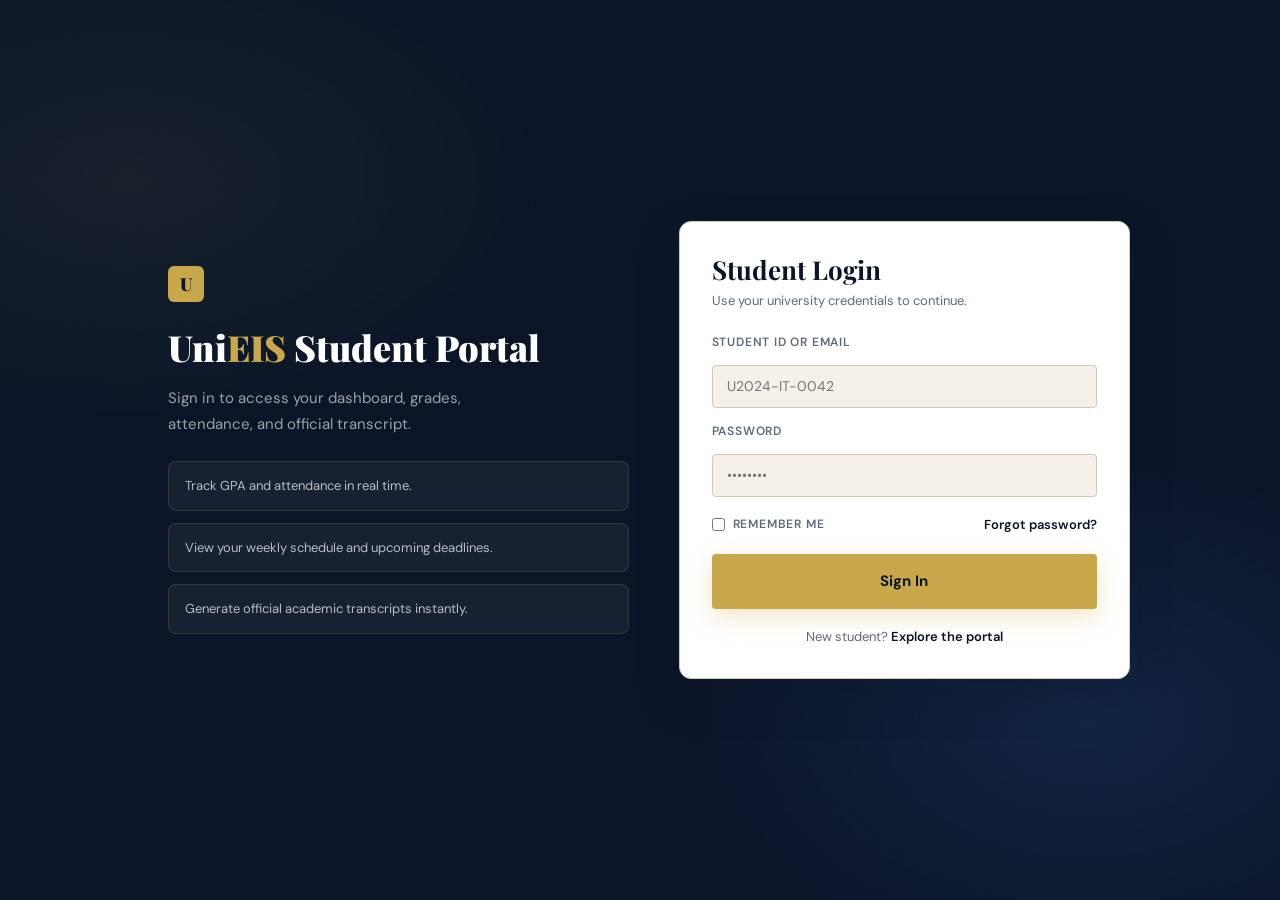
<file: login.html>
<!doctype html>
<html lang="en">
  <head>
    <meta charset="UTF-8" />
    <meta name="viewport" content="width=device-width, initial-scale=1.0" />
    <title>UniEIS — Student Login</title>
    <link
      href="https://fonts.googleapis.com/css2?family=Playfair+Display:wght@400;700;900&family=DM+Sans:wght@300;400;500;600&family=DM+Mono:wght@400;500&display=swap"
      rel="stylesheet"
    />
    <link
      href="https://cdn.jsdelivr.net/npm/bootstrap@5.3.3/dist/css/bootstrap.min.css"
      rel="stylesheet"
      integrity="sha384-QWTKZyjpPEjISv5WaRU9OFeRpok6YctnYmDr5pNlyT2bRjXh0JMhjY6hW+ALEwIH"
      crossorigin="anonymous"
    />
    <link rel="stylesheet" href="css/styles.css" />
  </head>
  <body>
    <div class="login-page">
      <div class="login-shell align-items-center">
        <div class="login-brand reveal-on-scroll reveal-active" data-reveal>
          <div class="nav-logo">U</div>
          <div class="login-title">Uni<span>EIS</span> Student Portal</div>
          <p class="login-lead">
            Sign in to access your dashboard, grades, attendance, and official
            transcript.
          </p>
          <div class="login-highlights">
            <div class="login-highlight">
              Track GPA and attendance in real time.
            </div>
            <div class="login-highlight">
              View your weekly schedule and upcoming deadlines.
            </div>
            <div class="login-highlight">
              Generate official academic transcripts instantly.
            </div>
          </div>
        </div>
        <div class="login-card reveal-on-scroll reveal-active" data-reveal>
          <h2>Student Login</h2>
          <p class="login-sub">Use your university credentials to continue.</p>
          <form class="login-form" id="loginForm">
            <div
              id="loginError"
              style="
                color: var(--danger);
                font-size: 14px;
                margin-bottom: 12px;
                display: none;
              "
            ></div>
            <label for="loginId">Student ID or Email</label>
            <input
              class="form-input"
              type="text"
              id="loginId"
              name="user"
              placeholder="U2024-IT-0042"
              required
            />
            <label for="loginPass">Password</label>
            <input
              class="form-input"
              type="password"
              id="loginPass"
              name="password"
              placeholder="••••••••"
              required
            />
            <div class="login-options">
              <label class="check"
                ><input type="checkbox" name="remember" />Remember me</label
              >
              <a class="login-link" href="#">Forgot password?</a>
            </div>
            <button
              class="btn-primary login-submit"
              type="submit"
              id="loginBtn"
            >
              Sign In
            </button>
          </form>
          <div class="login-footer">
            <span>New student?</span>
            <a class="login-link" href="index.html">Explore the portal</a>
          </div>
        </div>
      </div>
    </div>

    <script>
      document
        .getElementById("loginForm")
        .addEventListener("submit", async (e) => {
          e.preventDefault();
          const btn = document.getElementById("loginBtn");
          const err = document.getElementById("loginError");
          const user = document.getElementById("loginId").value;
          const password = document.getElementById("loginPass").value;

          btn.textContent = "Authenticating...";
          btn.disabled = true;
          err.style.display = "none";

          try {
            const res = await fetch("api/auth/login.php", {
              method: "POST",
              headers: { "Content-Type": "application/json" },
              body: JSON.stringify({ user, password }),
            });

            const data = await res.json();
            if (data.success) {
              window.location.href = "dashboard.html";
            } else {
              err.textContent = data.message;
              err.style.display = "block";
              btn.textContent = "Sign In";
              btn.disabled = false;
            }
          } catch (error) {
            err.textContent = "A network error occurred.";
            err.style.display = "block";
            btn.textContent = "Sign In";
            btn.disabled = false;
          }
        });
    </script>
    <script
      src="https://cdn.jsdelivr.net/npm/bootstrap@5.3.3/dist/js/bootstrap.bundle.min.js"
      integrity="sha384-YvpcrYf0tY3lHB60NNkmXc5s9fDVZLESaAA55NDzOxhy9GkcIdslK1eN7N6jIeHz"
      crossorigin="anonymous"
    ></script>
  </body>
</html>
</file>
<file: css/styles.css>
:root {
  --navy: #0a1628;
  --navy-mid: #112240;
  --navy-light: #1d3461;
  --gold: #c9a84c;
  --gold-light: #e8c876;
  --cream: #f5f0e8;
  --cream-dark: #e8e0d0;
  --white: #ffffff;
  --text-primary: #0a1628;
  --text-muted: #5c6b7a;
  --success: #2e7d52;
  --danger: #c0392b;
  --warning: #b7791f;
  --border: #d4c9b0;
  --sidebar-w: 248px;
}
*,
*::before,
*::after {
  box-sizing: border-box;
  margin: 0;
  padding: 0;
}
html {
  scroll-behavior: smooth;
}
body {
  font-family: "DM Sans", sans-serif;
  background: var(--cream);
  color: var(--text-primary);
  overflow-x: hidden;
}

@keyframes fadeInUp {
  from {
    opacity: 0;
    transform: translateY(18px);
  }
  to {
    opacity: 1;
    transform: translateY(0);
  }
}

@keyframes shimmerFloat {
  0%,
  100% {
    transform: translateY(0);
    opacity: 0.25;
  }
  50% {
    transform: translateY(-12px);
    opacity: 0.5;
  }
}

.page {
  display: none;
  min-height: 100vh;
}
.page.active {
  display: block;
}

/* Top navigation */
nav {
  position: fixed;
  top: 0;
  left: 0;
  right: 0;
  z-index: 1000;
  background: var(--navy);
  display: flex;
  align-items: center;
  justify-content: space-between;
  padding: 0 40px;
  height: 64px;
  border-bottom: 2px solid var(--gold);
  animation: fadeInUp 0.5s ease both;
}
.nav-brand {
  display: flex;
  align-items: center;
  gap: 12px;
  cursor: pointer;
  text-decoration: none !important;
}
.nav-logo {
  width: 36px;
  height: 36px;
  background: var(--gold);
  border-radius: 6px;
  display: flex;
  align-items: center;
  justify-content: center;
  font-family: "Playfair Display", serif;
  font-weight: 900;
  color: var(--navy);
  font-size: 18px;
  transition:
    transform 0.32s ease,
    box-shadow 0.32s ease;
}
.nav-title {
  font-family: "Playfair Display", serif;
  color: var(--white);
  font-size: 18px;
  font-weight: 700;
  transition: transform 0.32s ease;
}
.nav-title span {
  color: var(--gold);
}
.nav-links {
  display: flex;
  gap: 8px;
  align-items: center;
}
.nav-link {
  padding: 8px 18px;
  border-radius: 4px;
  cursor: pointer;
  font-size: 13px;
  font-weight: 500;
  letter-spacing: 0.5px;
  text-transform: uppercase;
  color: rgba(255, 255, 255, 0.65);
  transition: all 0.2s;
  border: none;
  background: none;
}
.nav-link:hover,
.nav-link.active {
  color: var(--gold);
}
.nav-link.cta {
  background: var(--gold);
  color: var(--navy);
  font-weight: 700;
}
.nav-link.cta:hover {
  background: var(--gold-light);
}

/* Home page */
#page-home {
  background: var(--navy);
  padding-top: 64px;
}
.hero {
  min-height: calc(100vh - 64px);
  display: flex;
  flex-direction: column;
  align-items: center;
  justify-content: center;
  text-align: center;
  padding: 80px 40px;
  position: relative;
  overflow: hidden;
}
.hero::before {
  content: "";
  position: absolute;
  inset: 0;
  background:
    radial-gradient(
      ellipse 700px 400px at 15% 60%,
      rgba(201, 168, 76, 0.07) 0%,
      transparent 60%
    ),
    radial-gradient(
      ellipse 500px 300px at 85% 20%,
      rgba(29, 52, 97, 0.5) 0%,
      transparent 60%
    );
  animation: shimmerFloat 8s ease-in-out infinite;
}
.hero-badge {
  display: inline-flex;
  align-items: center;
  gap: 8px;
  border: 1px solid rgba(201, 168, 76, 0.35);
  border-radius: 20px;
  padding: 6px 18px;
  margin-bottom: 32px;
  font-size: 12px;
  font-weight: 500;
  letter-spacing: 1.5px;
  text-transform: uppercase;
  color: var(--gold);
  position: relative;
  animation: fadeInUp 0.5s ease 0.1s both;
}
.hero-badge::before {
  content: "";
  width: 6px;
  height: 6px;
  background: var(--gold);
  border-radius: 50%;
  animation: pulse 2s infinite;
}
@keyframes pulse {
  0%,
  100% {
    opacity: 1;
  }
  50% {
    opacity: 0.3;
  }
}
.hero h1 {
  font-family: "Playfair Display", serif;
  font-size: clamp(44px, 7vw, 88px);
  font-weight: 900;
  line-height: 1.05;
  color: var(--white);
  margin-bottom: 24px;
  position: relative;
  animation: fadeInUp 0.55s ease 0.2s both;
}
.hero h1 em {
  color: var(--gold);
  font-style: normal;
}
.hero-sub {
  font-size: 18px;
  color: rgba(255, 255, 255, 0.5);
  max-width: 560px;
  line-height: 1.75;
  margin-bottom: 48px;
  position: relative;
  animation: fadeInUp 0.55s ease 0.3s both;
}
.hero-actions {
  display: flex;
  gap: 16px;
  justify-content: center;
  position: relative;
  animation: fadeInUp 0.55s ease 0.4s both;
}
.btn-primary {
  padding: 16px 36px;
  background: var(--gold);
  color: var(--navy);
  font-family: "DM Sans", sans-serif;
  font-weight: 700;
  font-size: 15px;
  border: none;
  border-radius: 4px;
  cursor: pointer;
  transition: all 0.25s;
  box-shadow: 0 8px 24px rgba(201, 168, 76, 0.3);
  text-decoration: none !important;
}
.btn-primary:hover {
  background: var(--gold-light);
  transform: translateY(-3px) scale(1.02);
  box-shadow: 0 14px 30px rgba(201, 168, 76, 0.35);
}
.btn-outline {
  padding: 16px 36px;
  background: transparent;
  color: var(--white);
  font-family: "DM Sans", sans-serif;
  font-weight: 600;
  font-size: 15px;
  border: 1.5px solid rgba(255, 255, 255, 0.22);
  border-radius: 4px;
  cursor: pointer;
  transition: all 0.25s;
  text-decoration: none !important;
}
.btn-outline:hover {
  border-color: var(--gold);
  color: var(--gold);
  transform: translateY(-2px);
}

.btn-primary:focus,
.btn-primary:focus-visible,
.btn-outline:focus,
.btn-outline:focus-visible,
.nav-brand:focus,
.nav-brand:focus-visible {
  text-decoration: none !important;
}

body.scrolled nav {
  border-bottom-color: rgba(201, 168, 76, 0.78);
}

body.scrolled .nav-logo {
  transform: rotate(-8deg) scale(0.9);
  box-shadow: 0 8px 16px rgba(201, 168, 76, 0.22);
}

body.scrolled .nav-title {
  transform: translateX(2px);
}

.reveal-on-scroll {
  opacity: 0;
  transform: translateY(26px);
  transition:
    opacity 0.65s ease var(--reveal-delay, 0ms),
    transform 0.65s ease var(--reveal-delay, 0ms);
}

.reveal-on-scroll.reveal-active {
  opacity: 1;
  transform: translateY(0);
}

.stats-strip {
  background: var(--navy-mid);
  border-top: 1px solid rgba(201, 168, 76, 0.18);
  border-bottom: 1px solid rgba(201, 168, 76, 0.18);
  display: grid;
  grid-template-columns: repeat(4, 1fr);
  padding: 48px 80px;
}
.stat-item {
  text-align: center;
  padding: 24px;
  border-right: 1px solid rgba(255, 255, 255, 0.07);
  transition:
    transform 0.3s ease,
    background 0.3s ease;
}
.stat-item:hover {
  transform: translateY(-4px);
  background: rgba(255, 255, 255, 0.03);
}
.stat-item:last-child {
  border-right: none;
}
.stat-num {
  font-family: "Playfair Display", serif;
  font-size: 46px;
  font-weight: 900;
  color: var(--gold);
  display: block;
  line-height: 1;
}
.stat-label {
  font-size: 12px;
  color: rgba(255, 255, 255, 0.45);
  margin-top: 8px;
  letter-spacing: 1px;
  text-transform: uppercase;
}

.slider-section {
  padding: 80px;
  background: var(--navy);
}
.slider-section h2 {
  font-family: "Playfair Display", serif;
  color: var(--white);
  font-size: 34px;
  font-weight: 700;
  text-align: center;
  margin-bottom: 40px;
}
.slider-section h2 span {
  color: var(--gold);
}
.slider {
  position: relative;
  overflow: hidden;
  border-radius: 8px;
  border: 1px solid rgba(201, 168, 76, 0.18);
}
.slider-track {
  display: flex;
  transition: transform 0.6s cubic-bezier(0.4, 0, 0.2, 1);
}
.slide {
  min-width: 100%;
  height: 380px;
  display: flex;
  align-items: center;
  justify-content: center;
  flex-direction: column;
  gap: 14px;
  font-family: "Playfair Display", serif;
  position: relative;
  overflow: hidden;
  transition: transform 0.35s ease;
}
.slide:hover {
  transform: scale(1.01);
}
.slide-1 {
  background: linear-gradient(135deg, #1d3461 0%, #0a1628 100%);
}
.slide-2 {
  background: linear-gradient(135deg, #112240 0%, #1d3461 100%);
}
.slide-3 {
  background: linear-gradient(135deg, #0a2342 0%, #112240 100%);
}
.slide-icon {
  font-size: 80px;
  opacity: 0.22;
  position: absolute;
  right: 60px;
  top: 50%;
  transform: translateY(-50%);
  transition: transform 0.35s ease;
}
.slide:hover .slide-icon {
  transform: translateY(-50%) scale(1.08);
}
.slide-num {
  position: absolute;
  top: 24px;
  left: 32px;
  font-size: 80px;
  font-weight: 900;
  color: rgba(201, 168, 76, 0.09);
  line-height: 1;
}
.slide h3 {
  font-size: 30px;
  font-weight: 700;
  color: var(--white);
  position: relative;
  z-index: 1;
}
.slide p {
  font-family: "DM Sans", sans-serif;
  color: rgba(255, 255, 255, 0.52);
  font-size: 15px;
  position: relative;
  z-index: 1;
  max-width: 520px;
  text-align: center;
}
.slider-nav {
  display: flex;
  justify-content: center;
  gap: 10px;
  margin-top: 22px;
}
.slider-dot {
  width: 8px;
  height: 8px;
  border-radius: 50%;
  background: rgba(255, 255, 255, 0.18);
  cursor: pointer;
  transition: all 0.3s;
  border: none;
}
.slider-dot.active {
  background: var(--gold);
  width: 24px;
  border-radius: 4px;
}
.slider-arrows {
  position: absolute;
  top: 50%;
  transform: translateY(-50%);
  width: 100%;
  display: flex;
  justify-content: space-between;
  padding: 0 16px;
  pointer-events: none;
}
.slider-arrow {
  width: 42px;
  height: 42px;
  border-radius: 50%;
  background: rgba(10, 22, 40, 0.75);
  border: 1px solid rgba(201, 168, 76, 0.35);
  color: var(--gold);
  font-size: 18px;
  cursor: pointer;
  display: flex;
  align-items: center;
  justify-content: center;
  pointer-events: all;
  transition: all 0.2s;
}
.slider-arrow:hover {
  background: var(--gold);
  color: var(--navy);
}

.features-section {
  padding: 80px;
  background: var(--navy-mid);
}
.features-section h2 {
  font-family: "Playfair Display", serif;
  font-size: 34px;
  font-weight: 700;
  color: var(--white);
  text-align: center;
  margin-bottom: 52px;
}
.features-section h2 span {
  color: var(--gold);
}
.features-grid {
  display: grid;
  grid-template-columns: repeat(3, 1fr);
  gap: 22px;
}
.feature-card {
  background: rgba(255, 255, 255, 0.04);
  border: 1px solid rgba(201, 168, 76, 0.13);
  border-radius: 8px;
  padding: 32px 26px;
  transition: all 0.3s;
  animation: fadeInUp 0.55s ease both;
}
.feature-card:hover {
  border-color: rgba(201, 168, 76, 0.38);
  transform: translateY(-6px);
  background: rgba(255, 255, 255, 0.06);
  box-shadow: 0 18px 26px rgba(10, 22, 40, 0.25);
}
.feature-card:nth-child(1) {
  animation-delay: 0.05s;
}
.feature-card:nth-child(2) {
  animation-delay: 0.1s;
}
.feature-card:nth-child(3) {
  animation-delay: 0.15s;
}
.feature-card:nth-child(4) {
  animation-delay: 0.2s;
}
.feature-card:nth-child(5) {
  animation-delay: 0.25s;
}
.feature-card:nth-child(6) {
  animation-delay: 0.3s;
}
.feature-icon {
  width: 50px;
  height: 50px;
  background: rgba(201, 168, 76, 0.1);
  border-radius: 8px;
  display: flex;
  align-items: center;
  justify-content: center;
  font-size: 22px;
  margin-bottom: 18px;
}
.feature-card h3 {
  font-size: 17px;
  font-weight: 600;
  color: var(--white);
  margin-bottom: 10px;
}
.feature-card p {
  font-size: 13px;
  color: rgba(255, 255, 255, 0.48);
  line-height: 1.75;
}

.cta-section {
  padding: 100px 80px;
  text-align: center;
  background: var(--navy);
  border-top: 1px solid rgba(201, 168, 76, 0.13);
}
.cta-section h2 {
  font-family: "Playfair Display", serif;
  font-size: 46px;
  font-weight: 900;
  color: var(--white);
  margin-bottom: 14px;
}
.cta-section h2 span {
  color: var(--gold);
}
.cta-section p {
  color: rgba(255, 255, 255, 0.48);
  font-size: 17px;
  margin-bottom: 40px;
}

/* Shared form input used by transcript/login */
.form-input {
  width: 100%;
  padding: 10px 14px;
  border: 1.5px solid var(--border);
  border-radius: 4px;
  font-family: "DM Sans", sans-serif;
  font-size: 14px;
  color: var(--navy);
  background: var(--cream);
  transition: border-color 0.2s;
}
.form-input:focus {
  outline: none;
  border-color: var(--gold);
  background: var(--white);
}
.form-input.error {
  border-color: var(--danger);
}

.toast {
  position: fixed;
  bottom: 28px;
  right: 28px;
  z-index: 9999;
  background: var(--navy);
  color: var(--white);
  padding: 13px 22px;
  border-radius: 6px;
  border-left: 4px solid var(--gold);
  font-size: 14px;
  font-weight: 500;
  opacity: 0;
  transform: translateY(14px);
  transition: all 0.3s;
  pointer-events: none;
  max-width: 360px;
}
.toast.show {
  opacity: 1;
  transform: translateY(0);
}

@media (max-width: 1200px) {
  .stats-strip {
    grid-template-columns: repeat(2, 1fr);
    padding: 40px;
  }
  .features-grid {
    grid-template-columns: 1fr 1fr;
  }
}

/* Small responsive and interaction polish */
.nav-link {
  text-decoration: none;
  display: inline-flex;
  align-items: center;
  justify-content: center;
}

.nav-toggle {
  display: none;
  width: 42px;
  height: 42px;
  border-radius: 6px;
  border: 1px solid rgba(201, 168, 76, 0.35);
  background: transparent;
  cursor: pointer;
  align-items: center;
  justify-content: center;
  flex-direction: column;
  gap: 4px;
}
.nav-toggle span {
  width: 18px;
  height: 2px;
  background: var(--gold);
  border-radius: 2px;
  display: block;
  transition: transform 0.2s;
}
.nav-overlay {
  position: fixed;
  inset: 64px 0 0 0;
  background: rgba(10, 22, 40, 0.55);
  opacity: 0;
  pointer-events: none;
  transition: opacity 0.25s;
  z-index: 900;
}
body.nav-open .nav-overlay {
  opacity: 1;
  pointer-events: auto;
}

.login-page {
  min-height: 100vh;
  background: var(--navy);
  display: flex;
  align-items: center;
  justify-content: center;
  padding: 80px 20px;
  position: relative;
  overflow: hidden;
}
.login-page::before {
  content: "";
  position: absolute;
  inset: 0;
  background:
    radial-gradient(
      ellipse 700px 400px at 10% 20%,
      rgba(201, 168, 76, 0.08) 0%,
      transparent 60%
    ),
    radial-gradient(
      ellipse 600px 400px at 85% 80%,
      rgba(29, 52, 97, 0.5) 0%,
      transparent 65%
    );
}
.login-shell {
  width: min(980px, 100%);
  display: grid;
  grid-template-columns: 1.1fr 1fr;
  gap: 32px;
  position: relative;
  z-index: 1;
  animation: fadeInUp 0.65s ease both;
}
.login-brand {
  color: var(--white);
  padding: 18px;
}
.login-title {
  font-family: "Playfair Display", serif;
  font-size: 36px;
  font-weight: 900;
  margin-top: 18px;
}
.login-title span {
  color: var(--gold);
}
.login-lead {
  font-size: 15px;
  color: rgba(255, 255, 255, 0.6);
  margin-top: 12px;
  line-height: 1.7;
  max-width: 380px;
}
.login-highlights {
  margin-top: 24px;
  display: grid;
  gap: 12px;
}
.login-highlight {
  background: rgba(255, 255, 255, 0.05);
  border: 1px solid rgba(201, 168, 76, 0.18);
  border-radius: 8px;
  padding: 14px 16px;
  font-size: 13px;
  color: rgba(255, 255, 255, 0.7);
  transition: all 0.25s ease;
}
.login-highlight:hover {
  transform: translateY(-3px);
  border-color: rgba(201, 168, 76, 0.35);
  background: rgba(255, 255, 255, 0.08);
}

.login-card {
  background: var(--white);
  border: 1px solid var(--border);
  border-radius: 12px;
  padding: 32px;
  box-shadow: 0 18px 40px rgba(10, 22, 40, 0.25);
  transition:
    transform 0.25s ease,
    box-shadow 0.25s ease;
}
.login-card:hover {
  transform: translateY(-4px);
  box-shadow: 0 24px 42px rgba(10, 22, 40, 0.3);
}
.login-card h2 {
  font-family: "Playfair Display", serif;
  font-size: 26px;
  font-weight: 700;
  color: var(--navy);
  margin-bottom: 6px;
}
.login-sub {
  font-size: 13px;
  color: var(--text-muted);
  margin-bottom: 22px;
}
.login-form {
  display: flex;
  flex-direction: column;
  gap: 14px;
}
.login-form label {
  font-size: 12px;
  font-weight: 600;
  color: var(--text-muted);
  letter-spacing: 0.8px;
  text-transform: uppercase;
}
.login-form .form-input {
  background: var(--cream);
}
.login-options {
  display: flex;
  align-items: center;
  justify-content: space-between;
  font-size: 13px;
  color: var(--text-muted);
  margin-top: 4px;
}
.check {
  display: inline-flex;
  align-items: center;
  gap: 8px;
  font-size: 13px;
  color: var(--text-muted);
}
.check input {
  accent-color: var(--gold);
}
.login-link {
  color: var(--navy);
  text-decoration: none;
  font-weight: 600;
}
.login-link:hover {
  color: var(--gold);
}
.login-submit {
  width: 100%;
  justify-content: center;
  margin-top: 6px;
}
.login-footer {
  margin-top: 18px;
  font-size: 13px;
  color: var(--text-muted);
  text-align: center;
}

@media (max-width: 1200px) {
  nav {
    padding: 0 24px;
  }
  .hero {
    padding: 72px 32px;
  }
  .stats-strip {
    padding: 40px;
  }
  .slider-section {
    padding: 64px 40px;
  }
  .features-section {
    padding: 64px 40px;
  }
  .cta-section {
    padding: 80px 40px;
  }
}

@media (max-width: 992px) {
  body.nav-open {
    overflow: hidden;
  }
  .nav-toggle {
    display: inline-flex;
  }
  .nav-links {
    position: fixed;
    top: 64px;
    right: 0;
    height: calc(100vh - 64px);
    width: min(320px, 85vw);
    flex-direction: column;
    align-items: flex-start;
    padding: 24px 20px;
    gap: 12px;
    background: var(--navy);
    border-left: 2px solid rgba(201, 168, 76, 0.18);
    transform: translateX(100%);
    transition: transform 0.3s ease;
    z-index: 1001;
  }
  body.nav-open .nav-links {
    transform: translateX(0);
  }
  .nav-link {
    width: 100%;
    justify-content: flex-start;
  }
  .nav-link.cta {
    justify-content: center;
  }
}

@media (max-width: 768px) {
  nav {
    padding: 0 16px;
  }
  .hero {
    padding: 64px 24px;
  }
  .hero h1 {
    font-size: clamp(36px, 9vw, 56px);
  }
  .hero-actions {
    flex-direction: column;
    width: 100%;
    max-width: 420px;
  }
  .btn-primary,
  .btn-outline {
    width: 100%;
  }
  .stats-strip {
    grid-template-columns: 1fr;
  }
  .stat-item {
    border-right: none;
    border-bottom: 1px solid rgba(255, 255, 255, 0.07);
  }
  .stat-item:last-child {
    border-bottom: none;
  }
  .features-grid {
    grid-template-columns: 1fr;
  }
  .cta-section h2 {
    font-size: 34px;
  }
  .login-shell {
    grid-template-columns: 1fr;
    gap: 20px;
  }
  .login-brand {
    text-align: center;
  }
  .login-lead {
    max-width: none;
    margin-left: auto;
    margin-right: auto;
  }
}

@media (max-width: 576px) {
  nav {
    height: 60px;
  }
  .nav-overlay {
    inset: 60px 0 0 0;
  }
  .nav-links {
    top: 60px;
    height: calc(100vh - 60px);
  }
  .hero {
    padding: 56px 20px;
    min-height: calc(100vh - 60px);
  }
  .hero-sub {
    font-size: 15px;
    margin-bottom: 32px;
  }
  .slide {
    height: 300px;
  }
  .slide-num {
    font-size: 60px;
  }
  .slide h3 {
    font-size: 22px;
  }
  .stat-num {
    font-size: 36px;
  }
  .slider-section,
  .features-section,
  .cta-section {
    padding: 48px 16px;
  }
  .slider-arrow {
    width: 38px;
    height: 38px;
  }
  .feature-card {
    padding: 24px 20px;
  }
  .login-card {
    padding: 24px;
  }
  .login-highlight {
    font-size: 12px;
    padding: 12px;
  }
}
</file>
